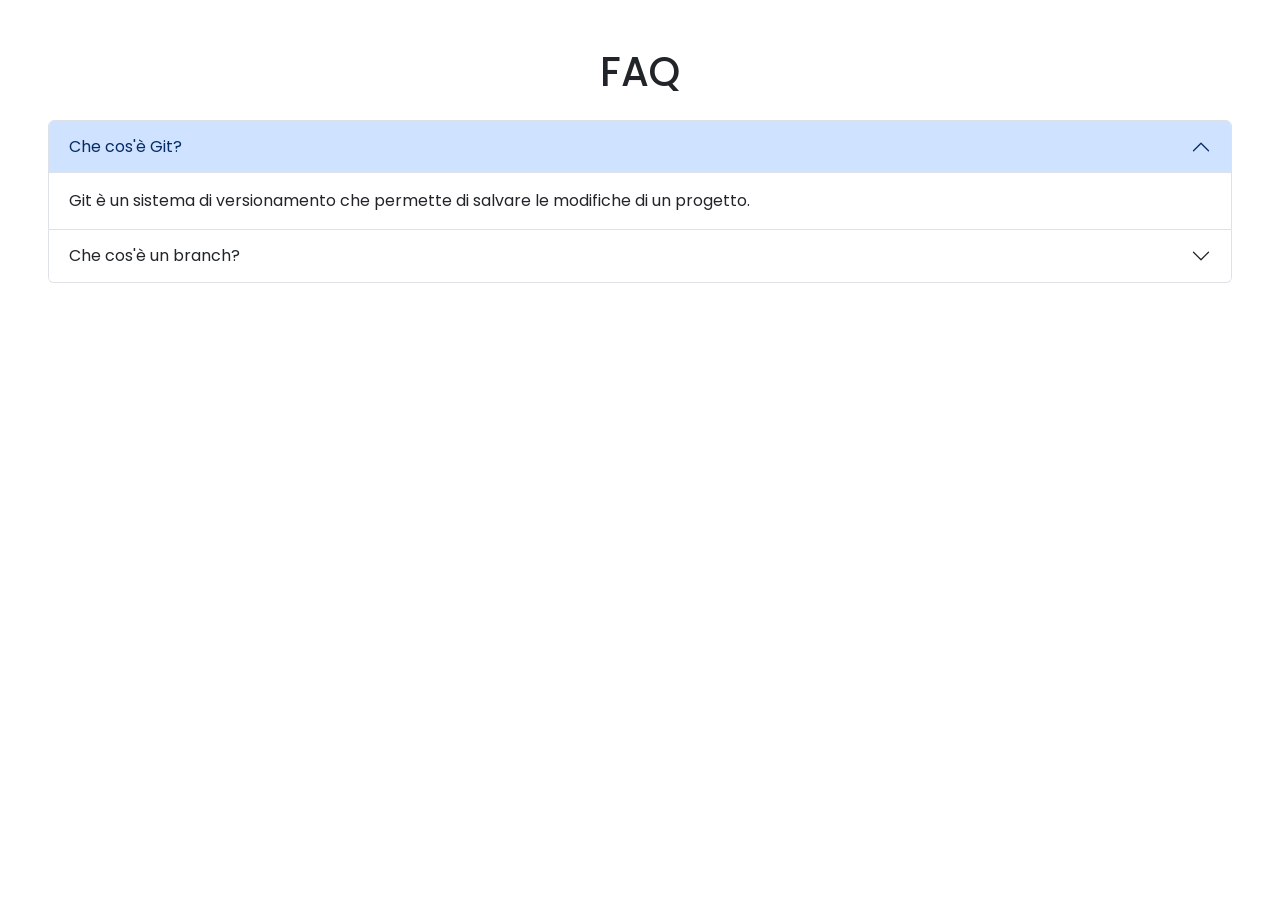
<file: faq.html>
<!DOCTYPE html>
<html lang="en">

<head>
    <meta charset="UTF-8">
    <meta name="viewport" content="width=device-width, initial-scale=1.0">
    <title>FAQ</title>

    <link href="https://cdn.jsdelivr.net/npm/bootstrap@5.3.8/dist/css/bootstrap.min.css" rel="stylesheet"
        integrity="sha384-sRIl4kxILFvY47J16cr9ZwB07vP4J8+LH7qKQnuqkuIAvNWLzeN8tE5YBujZqJLB" crossorigin="anonymous">
    <link href="https://fonts.googleapis.com/css2?family=Poppins&display=swap" rel="stylesheet">
</head>

<body class="p-5" style="font-family: 'Poppins', sans-serif;">

    <h1 class="text-center mb-4">FAQ</h1>
    <div class="accordion" id="accordionFAQ">

        <div class="accordion-item">
            <h2 class="accordion-header">
                <button class="accordion-button" type="button" data-bs-toggle="collapse" data-bs-target="#domanda1">
                    Che cos'è Git?
                </button>
            </h2>
            <div id="domanda1" class="accordion-collapse collapse show" data-bs-parent="#accordionFAQ">
                <div class="accordion-body">
                    Git è un sistema di versionamento che permette di salvare le modifiche di un progetto.
                </div>
            </div>
        </div>

        <div class="accordion-item">
            <h2 class="accordion-header">
                <button class="accordion-button collapsed" type="button" data-bs-toggle="collapse"
                    data-bs-target="#domanda2">
                    Che cos'è un branch?
                </button>
            </h2>
            <div id="domanda2" class="accordion-collapse collapse" data-bs-parent="#accordionFAQ">
                <div class="accordion-body">
                    Un branch è un ramo separato del progetto dove si possono sviluppare nuove funzionalità.
                </div>
            </div>
        </div>
    </div>

    <script src="https://cdn.jsdelivr.net/npm/bootstrap@5.3.3/dist/js/bootstrap.bundle.min.js"></script>

</body>

</html>
</file>
